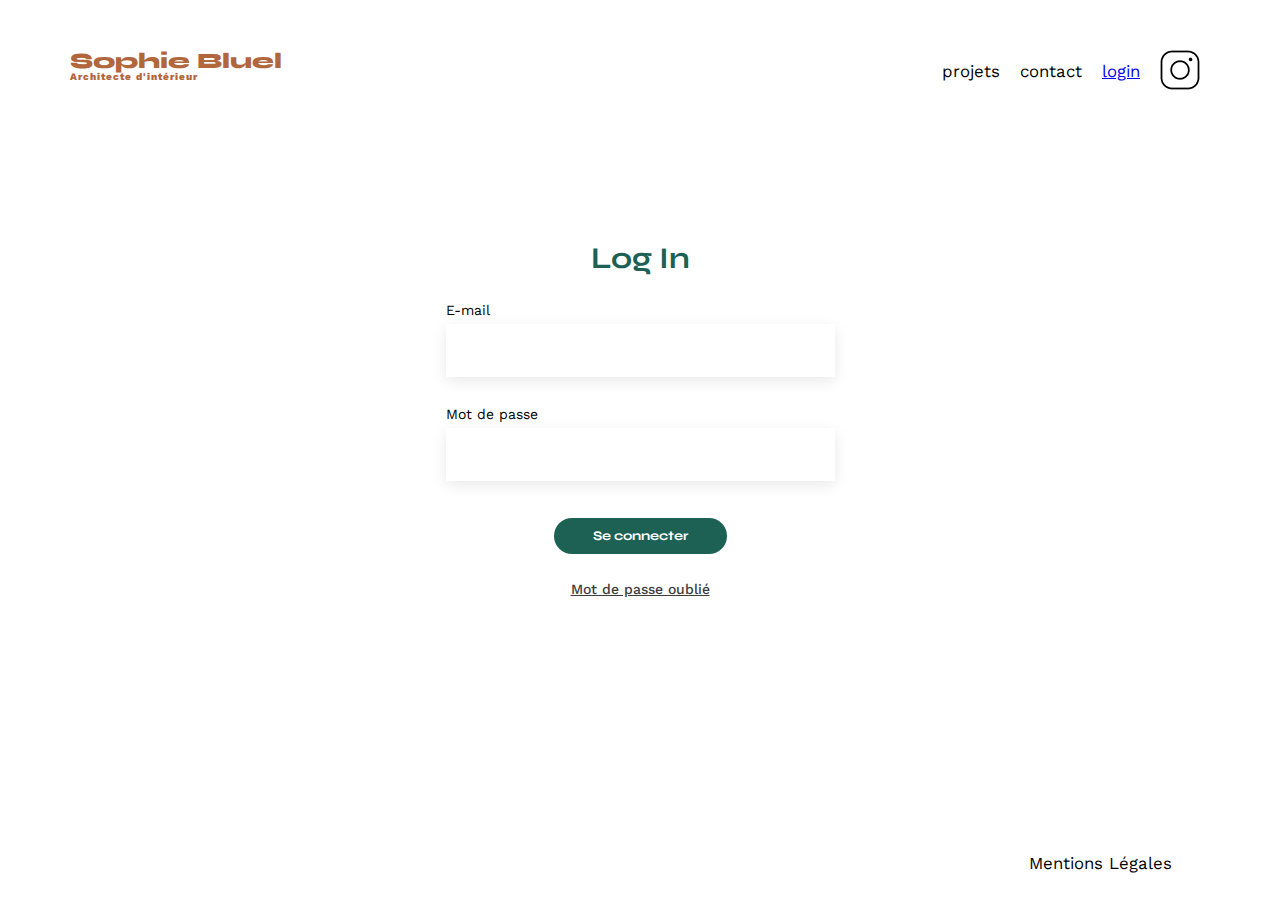
<file: FrontEnd/assets/page/login.html>
<!DOCTYPE html>
<html lang="en">
<head>
    <meta charset="UTF-8">
    <title>Sophie Bluel - Architecte d'intérieur</title>
    <meta name="viewport" content="width=device-width, initial-scale=1.0">
    <link rel="preconnect" href="https://fonts.googleapis.com">
    <link rel="preconnect" href="https://fonts.gstatic.com" crossorigin>
    <link href="https://fonts.googleapis.com/css2?family=Syne:wght@700;800&family=Work+Sans&display=swap" rel="stylesheet">
    <meta name="description" content="">
    <link rel="stylesheet" href="./../style.css">
</head>
<body>
<header>
    <h1>Sophie Bluel <span>Architecte d'intérieur</span></h1>
<nav>
	<ul>
		<li>projets</li>
		<li>contact</li>
		<li id="login"><a href="./../../../../FrontEnd/assets/page/login.html">login</a></li>
		<li id="logout"><a href="./../../../../FrontEnd/assets/page/login.html">logout</a></li>

		<li><img src="./../../../../FrontEnd/assets/icons/instagram.png" alt="Instagram"></li>
	</ul>
</nav>

</header>
<main>
    <h2 id="titleLogin">Log In</h2>
    <form id="formLogin" method="POST">
        <div id="inputLogin">
            <div class="center">
            <div>
                <label for="emailLogin">E-mail</label>
                <input type="email" id="emailLogin" name="emailLogin" required>
            </div>
            <div>
                <label for="password">Mot de passe</label>
                <input type="password" id="password" name="password" required>
            </div>
            <div id="errorMessage"></div>
                <button id="buttonLogin" type="submit">Se connecter</button>
                <a href="#">Mot de passe oublié</a>
            </div>
            <div>
                
            </div>
        </div>
        <div>
    </div>
    </form>
</main>
<footer>
    <nav>
        <ul>
            <li>Mentions Légales</li>
        </ul>
    </nav>    
</footer>
<script type="module" src="./../javascript/login/script.js"></script>

</body>
</html>
</file>
<file: FrontEnd/assets/style.css>
/* http://meyerweb.com/eric/tools/css/reset/
   v2.0 | 20110126
   License: none (public domain)
*/
@import url('https://fonts.googleapis.com/css2?family=Shrikhand&display=swap');

html, body, div, span, applet, object, iframe,
h1, h2, h3, h4, h5, h6, p, blockquote, pre,
a, abbr, acronym, address, big, cite, code,
del, dfn, em, img, ins, kbd, q, s, samp,
small, strike, strong, sub, sup, tt, var,
b, u, i, center,
dl, dt, dd, ol, ul, li,
fieldset, form, label, legend,
table, caption, tbody, tfoot, thead, tr, th, td,
article, aside, canvas, details, embed,
figure, figcaption, footer, header, hgroup,
menu, nav, output, ruby, section, summary,
time, mark, audio, video {
	margin: 0;
	padding: 0;
	border: 0;
	font-size: 100%;
	font: inherit;
	vertical-align: baseline;
}
/* HTML5 display-role reset for older browsers */
article, aside, details, figcaption, figure,
footer, header, hgroup, menu, nav, section {
	display: block;
}

:root {
	--green: #1D6154;
}
body {
	min-height: 100vh;
	display: flex;
	flex-direction: column;
	line-height: 1;
}
ol, ul {
	list-style: none;
}
blockquote, q {
	quotes: none;
}
blockquote:before, blockquote:after,
q:before, q:after {
	content: '';
	content: none;
}
table {
	border-collapse: collapse;
	border-spacing: 0;
}
/** end reset css**/
body {
	max-width: 1140px;
	margin:auto;
	font-family: 'Work Sans' ;
	font-size: 14px;
}
header {
	display: flex;
	justify-content: space-between;
	margin: 50px 0
}

h1{
	display: flex;
	flex-direction: column;
	font-family: 'Syne';
	font-size: 22px;
	font-weight: 800;
	color: #B1663C
}

h1 > span {
	font-family: 'Work Sans';
	font-size:10px;
	letter-spacing: 0.1em;
;
}

h2{
	font-family: 'Syne';
	font-weight: 700;
	font-size: 30px;
	color: var(--green)
}
nav ul {
	display: flex;
	align-items: center;
	list-style-type: none;

}
nav li {
	padding: 0 10px;
	font-size: 1.2em;
}

li:hover {
	color: #B1663C;
}

.white {
	color: white;
}

#headerIsAdmin {
	display: none;
}

.headerBar {
	display: flex;
	justify-content: center;
	align-items: center;
	flex-direction: row;
	background-color: black;
	width: 100vw;
	margin-left: calc(-1 * ((100vw - 100%) / 2));
	height: 59px;

}

.publishChange {
	color: #000;
	background-color: white;
	padding: 11px 23px;
	border-radius: 60px;
	margin-left: 21px;
	font-weight: 600;
	font-size: 14px;

}

.myBtnHeader {
	color: white;
	font-size: 16px;
	
}


#introduction {
	display: flex;
	align-items: center;
}
#introduction figure {
	flex: 1
}

#introduction img {
	display: block;
	width: 80%;
}

#introduction p {
	display: block;
	width: 80%;
	
}

#introduction article {
	flex: 1
}
#introduction h2 {
	margin-bottom: 1em;
}

#introduction p {
	margin-bottom: 0.5em;
}

#categories ul {
	display: flex;
	flex-direction: row;
	justify-content: center;
	margin: 51px 0;
	column-gap: 10px;
}

#categories ul li {
	font-family: syne;
	color: var(--green);
	border: 1px var(--green) solid;
	border-radius: 60px;
	padding: 9px 21px;

}

#categories ul li:hover {
	color: white;
	background-color: var(--green);
	cursor: pointer;
}

#modifier p {
	display: inline-block;
	margin: auto;

}

#portfolio h2 {
	text-align: center;
	margin-bottom: 1em;
	margin-top: 139px;
}

.gallery {
	width: 100%;
	display: grid;
	grid-template-columns: 1fr 1fr 1fr;
	grid-column-gap: 20px;
	grid-row-gap: 20px;
}

.gallery img {

	width: 100%;
}

.gallery figcaption {
	width: 100%;
}
#contact {
	width: 50%;
	margin: auto;
}
#contact > * {
	text-align: center;

}
#contact h2{
	margin-bottom: 20px;
}
#contact form {
	text-align: left;
	margin-top:30px;
	display: flex;
	flex-direction: column;
}

#contact input {
	height: 50px;
	font-size: 1.2em;
	border: none;
	box-shadow: 0px 4px 14px rgba(0, 0, 0, 0.09);
}
#contact label {
	margin: 2em 0 1em 0;
}
#contact textarea {
	border: none;
	box-shadow: 0px 4px 14px rgba(0, 0, 0, 0.09);
}



/* Login */

#titleLogin {
	display: flex;
	justify-content: center;
	margin-top: 100px;

}

#inputLogin {
display: block;
}

.center {
	display: flex;
	justify-content: center;
	align-items: center;
	flex-direction: column;
}

#buttonLogin {
	display: block;
	color: white;
	font-family: syne;
	font-weight: 700;
	padding: 10px 39px;
	background: #1D6154;
	border-radius: 60px;
	border: none;
	margin-top: 37px;

}

#inputLogin a {
	color: #3D3D3D;
	font-weight: 500;
	margin-top: 28px;
	text-decoration: underline;
}

#emailLogin, #password   {
	height: 51px;
	width: 379px;
	padding-left: 8px;
	font-size: 19px;
	border: none;
	box-shadow: 0px 4px 14px rgba(0, 0, 0, 0.09);
}

#inputLogin label {
	display: block;
	margin: 30px 0 7px 0;
	
}

.formLogin {
	display: flex;
	flex-wrap: nowrap;
}

#errorMessage {
	display: none;
	color: red;
}

#logout {
	display: none;
}

#login {
	display: none;
}

/* endLogin */

/* modal */

.modal {
	display: none;
	position: fixed;
	z-index: 1;
	padding-top: 100px; 
	left: 0;
	top: 0;
	width: 100%; 
	height: 100%; 
	overflow: auto;
	background-color: rgba(0,0,0,0.3); 
	
	
	
  }
  

  .modalContent {
	background-color: #fefefe;
	margin: auto;
	padding: 20px;
	border: 1px solid #888;
	width: 650px;
	border-radius: 10px;
	border: none;
  }
  

  .close {
	color: #aaaaaa;
	float: right;
	font-size: 28px;
	font-weight: bold;
  }
  
  .close:hover,
  .close:focus {
	color: #000;
	text-decoration: none;
	cursor: pointer;
  }


.titleModal {
	display: flex;
	margin-top: 45px;
	margin-bottom: 30px;
	font-family: Work Sans;
	font-size: 26px;
	font-weight: 400;
	color: #000000;
	justify-content: center;
}

.modalContent img {
	width: 80px;
	height: 108px;
}

.gridModal {
	display: grid;
	grid-template-columns: repeat(5, 1fr);
	grid-template-rows: repeat(3, 1fr);
	grid-column-gap: 10px;
	grid-row-gap: 10px;
	margin-top: 28px;
	max-height: 500px;
	}

.lineBreak {
	border: 1px solid #B3B3B3;
	margin-top: 38px;
	width: 440px;
}

.btnAddPicture {
	font-family: syne;
	display: flex;
	justify-content: center;
	color: white;
	text-decoration: none;
	background-color: var(--green);
	border: 1px var(--green) solid;
	border-radius: 60px;
	padding: 9px 21px;
	margin-top: 38px;
	width: 237px;

}

.deleteGallery {
	font-family: 'Syne';
	color:#D65353;
	margin-top: 28px;
	padding-bottom: 40px;
;
}


.myBtn {
cursor: pointer;
display: none;
}

.fa-pen-to-square {
 margin-right: 7px;
}

.myBtnMarginBot {
	margin-bottom: 16px;
}

.myBtnImg {
margin-top: 9px;

}

.btnImgContainer {
	display: flex;
	flex-direction: column;
	align-items: center;
	margin-top: 89px;
}

.myProjectBtnEditAlign {
	display: flex;
    align-items: baseline;
    justify-content: center;
    column-gap: 31px;
	}

.centerModal {
	display: flex;
	justify-content: center;
}

.centerBtn {
	display: flex;
	justify-content: center;
}

.modalContent2 {
	display: none;
	background-color: #fefefe;
	margin: auto;
	padding: 20px;
	border: 1px solid #888;
	width: 600px;
	max-height: 700px;
	border-radius: 10px;
	border: none;
}

#displayBlockModal {
	display: block;
}

.modalContent2 h2 {
	margin-bottom: 28px;
}

.flex {
	display: flex;
	flex-direction: column;
	justify-content: center;

}

.previewContainer {
	position: relative;
	display: inline-block;
	border-radius: 3px;
	width: 420px;
	height: 169px;
	background: #E8F1F7;

}

#preview {
	display: none;
	border: none;
	object-fit: cover;
	position: absolute;
	left: 146px;
	width: 129px;
	height: 169px;
}

input[type="file"] {
	display: none;
}

.containerInputUploader {
	width: 420px;
}

#titleUpload {
	height: 49px;
	width: 408px;
	font-size: 19px;
	padding-left: 10px;
	border: none;
	box-shadow: 0px 4px 14px rgba(0, 0, 0, 0.09);
}

.fa-image {
	position: absolute;
	top: 30%;
	left: 50%;
	transform: translate(-50%, -50%);
	color: #B9C5CC;
	font-size: 58px;
}

.fa-arrow-left {
	position: absolute;
	font-size: 22px;
	margin-left: 8px;
	margin-top: 5px;
	color: #000000;
	top: 125px;
}

.fa-xmark {
	font-size: 22px;
	color: #000000;
	float: right;
	margin-right: 10px;
	margin-top: 10px;

}

.customFileUpload {
	position: absolute;
	color: #306685;
	font-weight: 600;
	top: 45%;
	left: 50%;
	transform: translate(-50%, -50%);
	border: 1px solid #CBD6DC;
	border-radius: 50px;
	padding: 10px 33px;
	background-color: #CBD6DC;
}

.rulesUpload {
	position: absolute;
	top: 83%;
	left: 50%;
	transform: translate(-50%, -50%);
}

#postPhotoButton {
	font-family: syne;
	display: flex;
	justify-content: center;
	color: white;
	background-color: var(--green);
	border-radius: 60px;
	border: none;
	padding: 9px 21px;
	margin-top: 38px;
	width: 237px;
	
}

 #errorImgMiss {
	display: none;
	margin-top: 7px;
	color: red;
 }

 #errorTitle {
	display: none;
	margin-top: 7px;
	color: red;
	text-align: center;
 }

 #imgUploader {
	display: block;
	visibility: visible;
	margin-top: 7px;
	color: green;
	text-align: center;
	margin-bottom: 60px;
 }

 #imgUploaderFailed {
	display: block;
	visibility: visible;
	color: red;
	text-align: center;
 }


.dropdownWrapper {
position: relative;
}

.fa-chevron-down {
position: absolute;
z-index: 1;
color: #6C6C6C;
right: 25px;
top: 50%;
transform: translateY(-50%);
}

/* dropDown */

#dropDown {
	position: relative;
}

select {
	position: relative;
	width: 420px;
	height: 51px;
	border: none;
	box-shadow: 0px 4px 14px rgba(0, 0, 0, 0.09);
	appearance: none;
	padding-left: 8px;
	font-size: 19px;
	
}


/* endDropDown*/

.figureTargetGallery {
	display: block;
}

.figureTarget {
	position: relative;
}

.fa-trash-can {
	position: absolute;
	left: 58px;
    top: 5px;
	color: white;
	font-size: 10px;
	background-color: #000;
	padding: 4px;
	border-radius: 2px;
}

.fa-arrows-up-down-left-right {
	position: absolute;
	left: 37px;
    top: 5px;
	color: white;
	font-size: 10px;
	background-color: #000;
	padding: 4px;
	border-radius: 2px;
}

/* endModal */


footer {
	margin-top: auto;
}
footer nav ul {
	display: flex;
	justify-content: flex-end;
	margin: 2em
}
</file>
